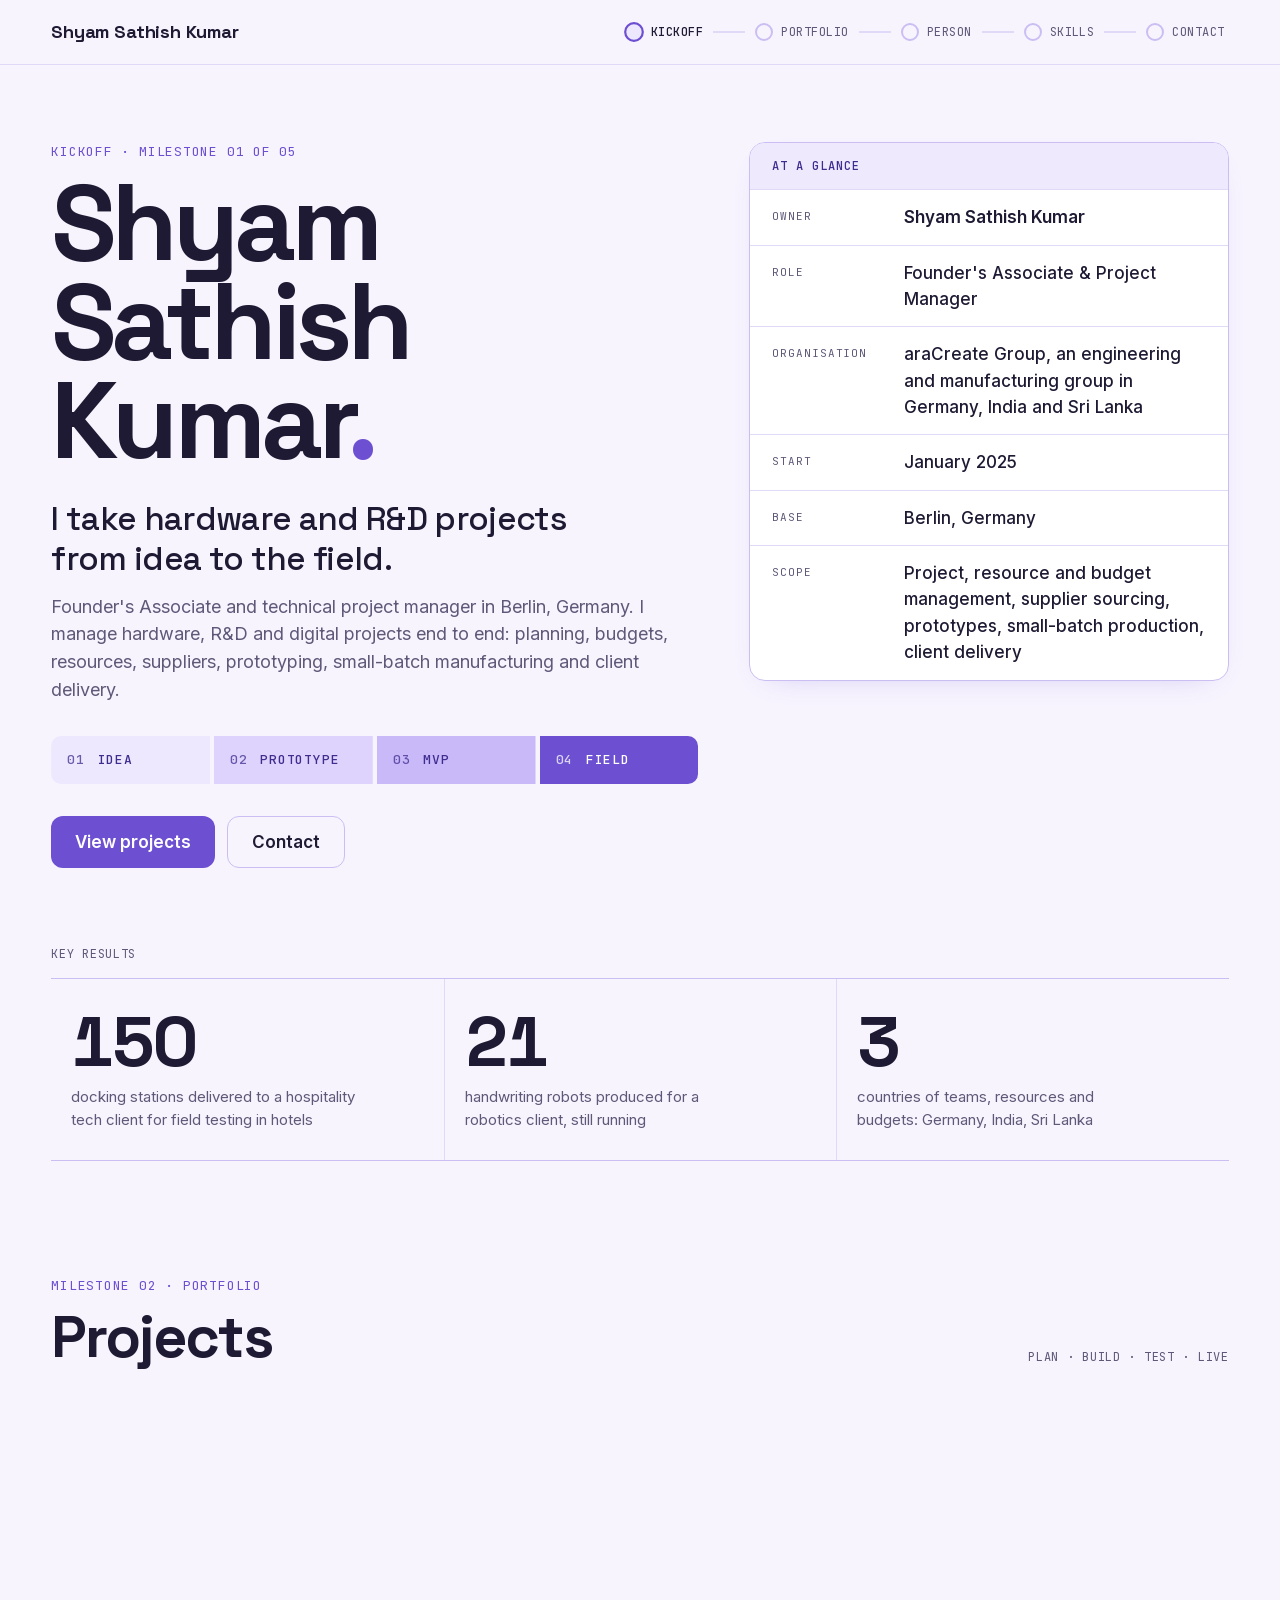
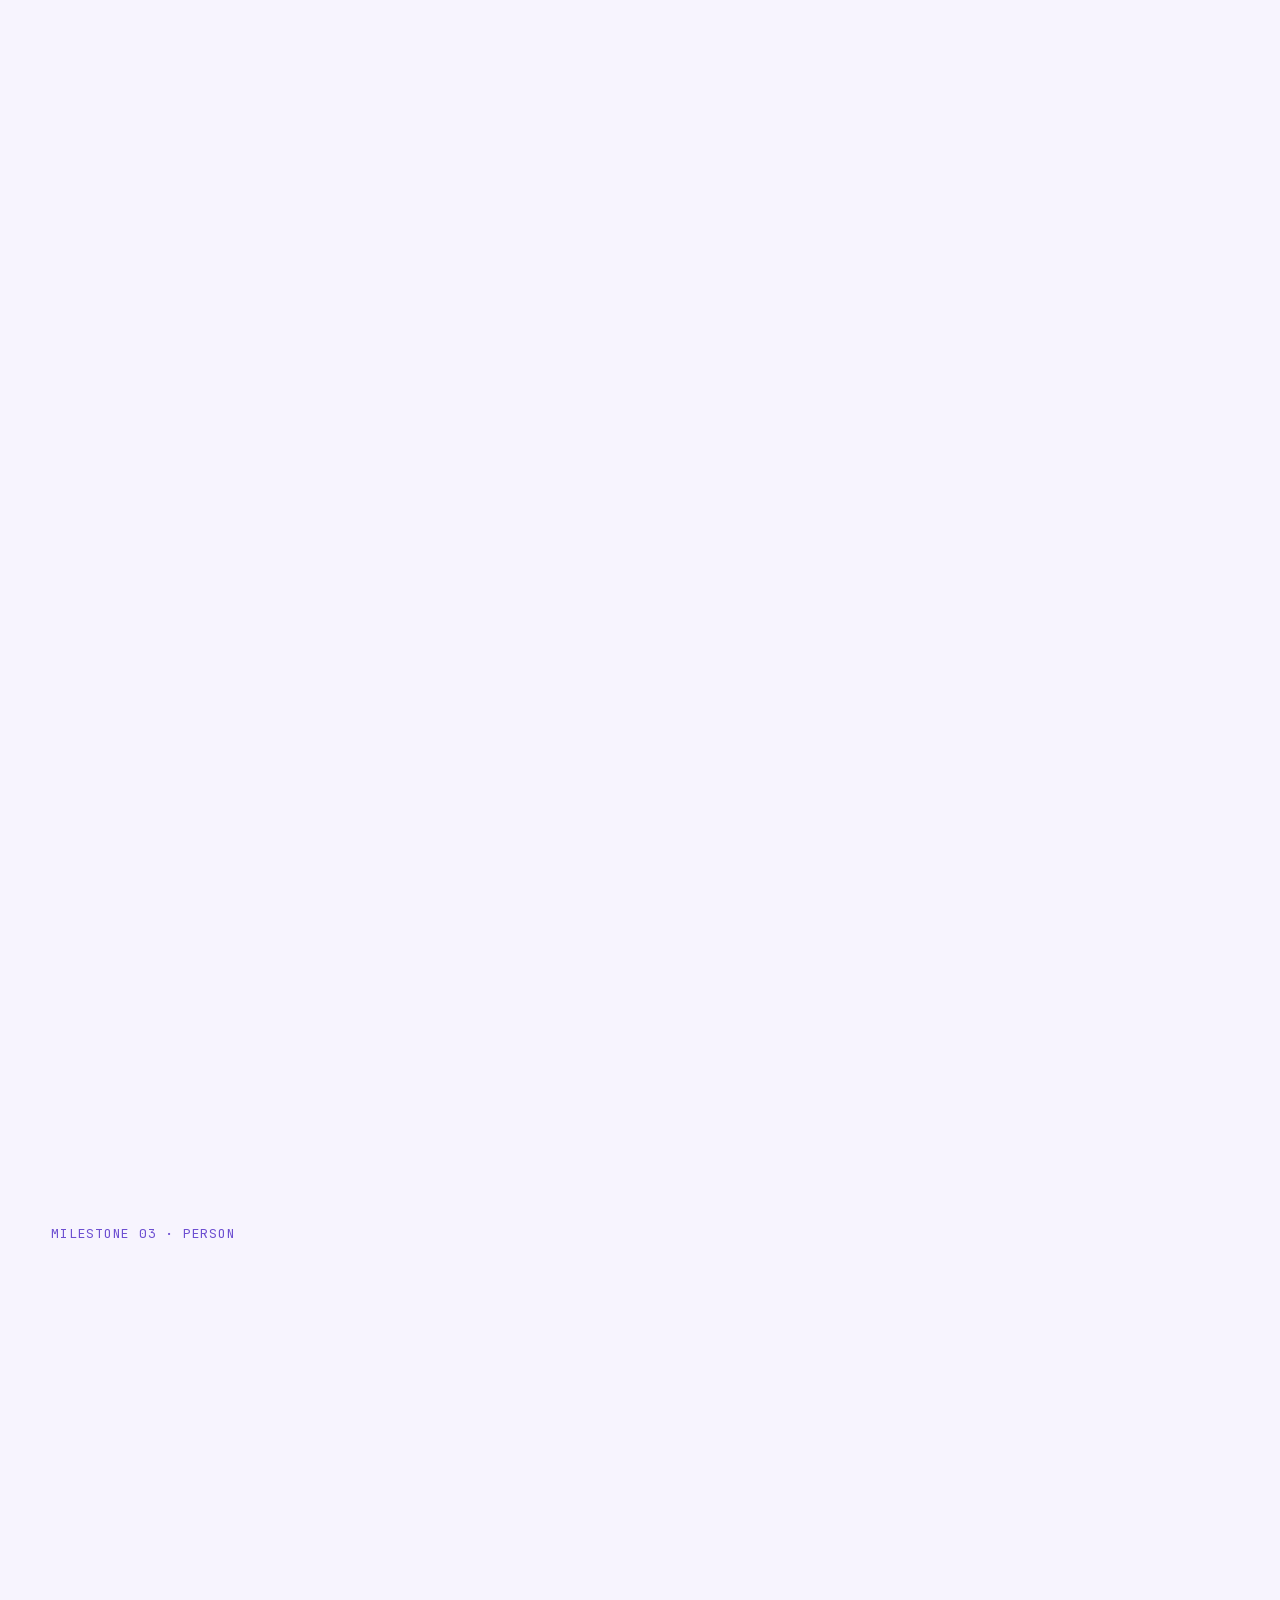
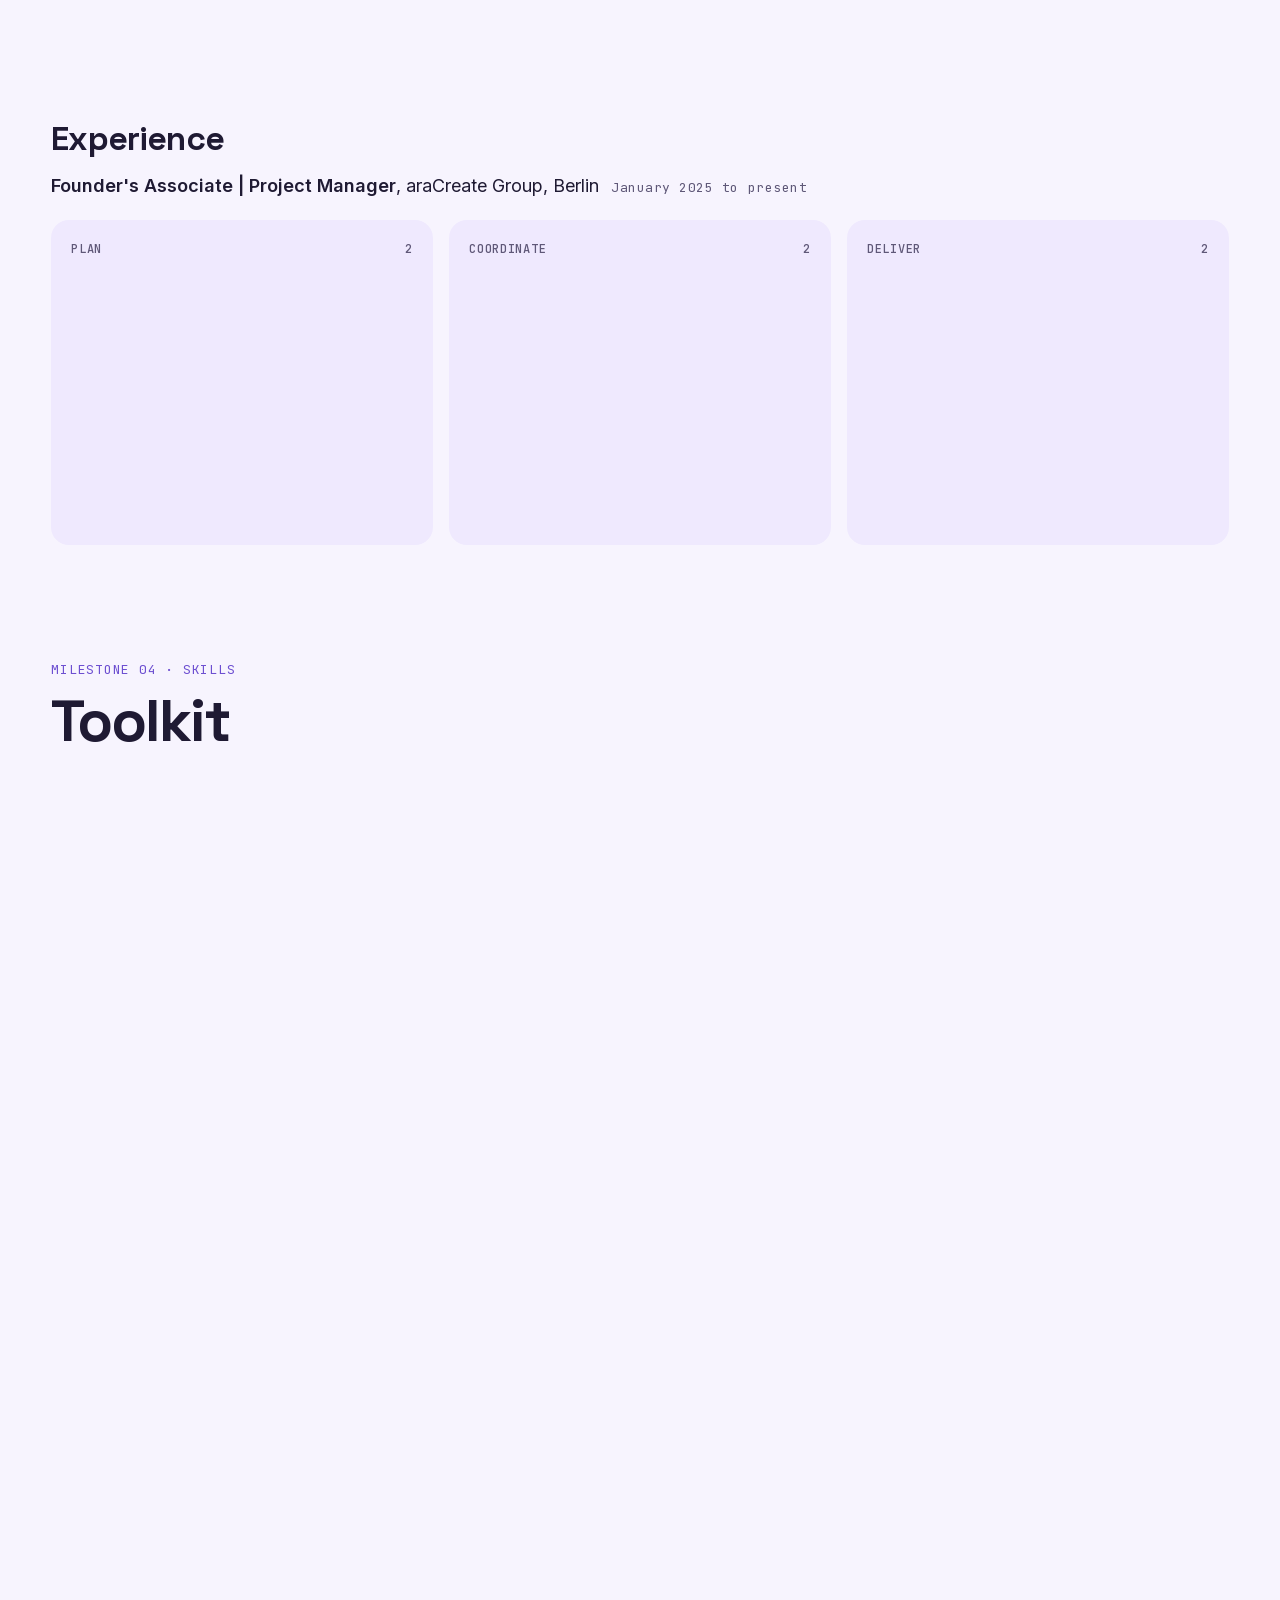
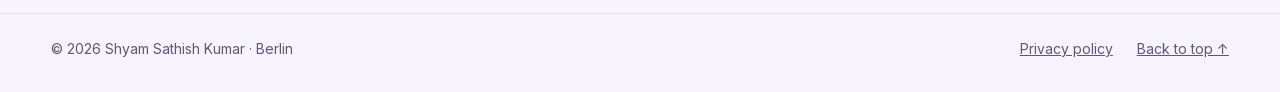
<file: index.html>
<!doctype html>
<html lang="en">
<head>
  <meta charset="utf-8">
  <meta name="viewport" content="width=device-width, initial-scale=1">
  <meta http-equiv="Content-Security-Policy" content="default-src 'none'; script-src 'self' 'sha256-WZRJfWvsnNCPcxzZwvyhovnZGqhZaC+8gPGPRbx6wTk='; style-src 'self'; img-src 'self'; font-src 'self'; base-uri 'none'; form-action 'none'; upgrade-insecure-requests">
  <meta name="referrer" content="strict-origin-when-cross-origin">
  <title>Shyam Sathish Kumar · Founder's Associate &amp; Technical Project Manager, Berlin</title>
  <meta name="description" content="Shyam Sathish Kumar is a Founder's Associate and technical project manager in Berlin who takes hardware and R&amp;D projects from idea to prototype, MVP, small-batch production and field testing.">
  <meta name="author" content="Shyam Sathish Kumar">
  <meta name="robots" content="index, follow">
  <meta name="color-scheme" content="light">
  <meta name="theme-color" content="#F7F4FE">
  <link rel="canonical" href="https://shmsathish.site/">

  <!-- Open Graph: the preview card on LinkedIn, WhatsApp, Slack etc. -->
  <meta property="og:type" content="profile">
  <meta property="og:url" content="https://shmsathish.site/">
  <meta property="og:site_name" content="Shyam Sathish Kumar">
  <meta property="og:title" content="Shyam Sathish Kumar · Founder's Associate &amp; Technical Project Manager">
  <meta property="og:description" content="I take hardware and R&amp;D projects from idea to the field. Based in Berlin.">
  <meta property="og:image" content="https://shmsathish.site/assets/images/og-image.jpg">
  <meta property="og:image:width" content="1200">
  <meta property="og:image:height" content="630">
  <meta property="og:image:alt" content="Shyam Sathish Kumar. I take hardware and R&amp;D projects from idea to the field.">
  <meta property="profile:first_name" content="Shyam">
  <meta property="profile:last_name" content="Sathish Kumar">
  <meta name="twitter:card" content="summary_large_image">

  <!-- Structured data: helps search engines and AI answers describe Shyam correctly -->
  <script type="application/ld+json">
  {
    "@context": "https://schema.org",
    "@type": "ProfilePage",
    "url": "https://shmsathish.site/",
    "mainEntity": {
      "@type": "Person",
      "name": "Shyam Sathish Kumar",
      "url": "https://shmsathish.site/",
      "email": "mailto:shmsathish2000@gmail.com",
      "jobTitle": "Founder's Associate and Project Manager",
      "description": "Founder's Associate and technical project manager who takes hardware and R&D projects from idea to prototype, MVP, small-batch production and field testing.",
      "worksFor": {
        "@type": "Organization",
        "name": "araCreate Group",
        "description": "Engineering and manufacturing group with organisations in Germany, India and Sri Lanka."
      },
      "address": { "@type": "PostalAddress", "addressLocality": "Berlin", "addressCountry": "DE" },
      "alumniOf": [
        { "@type": "CollegeOrUniversity", "name": "Berlin School of Business and Innovation (BSBI)" },
        { "@type": "CollegeOrUniversity", "name": "SCT College of Engineering, Trivandrum" }
      ],
      "hasCredential": [
        { "@type": "EducationalOccupationalCredential", "credentialCategory": "degree", "name": "Master's in Engineering Management" },
        { "@type": "EducationalOccupationalCredential", "credentialCategory": "degree", "name": "Bachelor's in Mechanical (Production) Engineering" }
      ],
      "knowsLanguage": ["English", "Malayalam", "German", "Hindi", "Spanish"],
      "knowsAbout": ["Technical project management", "Resource management", "Budget management", "Supplier sourcing", "EU funding applications", "Prototyping", "Small-batch manufacturing", "Electromechanical systems", "Microcontrollers", "ArduPilot", "ArduSub", "C++", "Python"],
      "sameAs": ["https://www.linkedin.com/in/shmsathish"]
    }
  }
  </script>

  <link rel="icon" href="favicon.svg" type="image/svg+xml">
  <link rel="preload" href="assets/fonts/inter-latin.woff2" as="font" type="font/woff2" crossorigin>
  <link rel="preload" href="assets/fonts/space-grotesk-latin.woff2" as="font" type="font/woff2" crossorigin>
  <link rel="stylesheet" href="styles.css">
  <script>document.documentElement.classList.add("js");</script>
  <script src="script.js" defer></script>
</head>
<body>
  <a class="skip-link" href="#main">Skip to content</a>

  <header class="site-header">
    <div class="header-inner">
      <a class="brand" href="#top">Shyam Sathish Kumar</a>
      <nav class="miles" aria-label="Sections">
        <ol>
          <li><a href="#top"><span class="mile-dot" aria-hidden="true"><svg viewBox="0 0 12 12"><path d="M2.5 6.2 5 8.6l4.5-5"/></svg></span><span class="mile-label">Kickoff</span></a></li>
          <li><a href="#projects"><span class="mile-dot" aria-hidden="true"><svg viewBox="0 0 12 12"><path d="M2.5 6.2 5 8.6l4.5-5"/></svg></span><span class="mile-label">Portfolio</span></a></li>
          <li><a href="#about"><span class="mile-dot" aria-hidden="true"><svg viewBox="0 0 12 12"><path d="M2.5 6.2 5 8.6l4.5-5"/></svg></span><span class="mile-label">Person</span></a></li>
          <li><a href="#skills"><span class="mile-dot" aria-hidden="true"><svg viewBox="0 0 12 12"><path d="M2.5 6.2 5 8.6l4.5-5"/></svg></span><span class="mile-label">Skills</span></a></li>
          <li><a href="#contact"><span class="mile-dot" aria-hidden="true"><svg viewBox="0 0 12 12"><path d="M2.5 6.2 5 8.6l4.5-5"/></svg></span><span class="mile-label">Contact</span></a></li>
        </ol>
      </nav>
    </div>
    <span class="progress" aria-hidden="true"></span>
  </header>

  <main id="main">
    <!-- Milestone 01: Kickoff -->
    <section class="section hero" id="top" aria-labelledby="name">
      <div class="hero-grid">
        <div class="hero-main">
          <p class="kicker">Kickoff · Milestone 01 of 05</p>
          <h1 id="name">Shyam Sathish <span class="nowrap">Kumar<span class="accent-dot">.</span></span></h1>
          <p class="lead">I take hardware and R&amp;D projects from idea to the field.</p>
          <p class="summary">Founder's Associate and technical project manager in Berlin, Germany. I manage hardware, R&amp;D and digital projects end to end: planning, budgets, resources, suppliers, prototyping, small-batch manufacturing and client delivery.</p>
          <ol class="steps" aria-label="How a project moves">
            <li><span class="step-n">01</span> Idea</li>
            <li><span class="step-n">02</span> Prototype</li>
            <li><span class="step-n">03</span> MVP</li>
            <li><span class="step-n">04</span> Field</li>
          </ol>
          <div class="cta">
            <a class="btn btn-primary" href="#projects">View projects</a>
            <!-- Remove "hidden" once assets/cv.pdf is in the folder -->
            <a class="btn btn-ghost" href="assets/cv.pdf" download hidden>Download CV</a>
            <a class="btn btn-ghost" href="#contact">Contact</a>
          </div>
        </div>

        <aside class="glance" aria-labelledby="glance-title">
          <h2 class="glance-title" id="glance-title">At a glance</h2>
          <dl>
            <div><dt>Owner</dt><dd><strong>Shyam Sathish Kumar</strong></dd></div>
            <div><dt>Role</dt><dd>Founder's Associate &amp; Project Manager</dd></div>
            <div><dt>Organisation</dt><dd>araCreate Group, an engineering and manufacturing group in Germany, India and Sri Lanka</dd></div>
            <div><dt>Start</dt><dd>January 2025</dd></div>
            <div><dt>Base</dt><dd>Berlin, Germany</dd></div>
            <div><dt>Scope</dt><dd>Project, resource and budget management, supplier sourcing, prototypes, small-batch production, client delivery</dd></div>
          </dl>
        </aside>
      </div>

      <div class="results">
        <h2 class="label">Key results</h2>
        <ul class="kpis">
          <li><span class="kpi-num" data-count="150">150</span><span class="kpi-text">docking stations delivered to a hospitality tech client for field testing in hotels</span></li>
          <li><span class="kpi-num" data-count="21">21</span><span class="kpi-text">handwriting robots produced for a robotics client, still running</span></li>
          <li><span class="kpi-num" data-count="3">3</span><span class="kpi-text">countries of teams, resources and budgets: Germany, India, Sri Lanka</span></li>
        </ul>
      </div>
    </section>

    <!-- Milestone 02: Portfolio -->
    <section class="section" id="projects" aria-labelledby="projects-title">
      <p class="kicker">Milestone 02 · Portfolio</p>
      <div class="section-head">
        <h2 id="projects-title">Projects</h2>
        <p class="legend" aria-hidden="true">Plan · Build · Test · Live</p>
      </div>

      <ol class="board" data-stagger>
        <li data-reveal>
          <a class="tile" href="#p-01">
            <span class="tile-top"><span class="code">P-01</span><span class="chip">In progress</span></span>
            <span class="tile-name">Underwater glider</span>
            <span class="tile-client">araCreate R&amp;D</span>
            <span class="meter" role="img" aria-label="Stage: build done, test next"><i class="on"></i><i class="on"></i><i></i><i></i></span>
            <span class="tile-note">MVP built. Field testing next.</span>
          </a>
        </li>
        <li data-reveal>
          <a class="tile" href="#p-02">
            <span class="tile-top"><span class="code">P-02</span><span class="chip">In testing</span></span>
            <span class="tile-name">Tablet docking station</span>
            <span class="tile-client">Hospitality tech</span>
            <span class="meter" role="img" aria-label="Stage: test"><i class="on"></i><i class="on"></i><i class="on"></i><i></i></span>
            <span class="tile-note">150 units with the client for field testing.</span>
          </a>
        </li>
        <li data-reveal>
          <a class="tile" href="#p-03">
            <span class="tile-top"><span class="code">P-03</span><span class="chip chip-live">Live</span></span>
            <span class="tile-name">Handwriting robots</span>
            <span class="tile-client">Robotics</span>
            <span class="meter" role="img" aria-label="Stage: live"><i class="on"></i><i class="on"></i><i class="on"></i><i class="on"></i></span>
            <span class="tile-note">21 robots still running in their robot farm.</span>
          </a>
        </li>
        <li data-reveal>
          <a class="tile" href="#p-04">
            <span class="tile-top"><span class="code">P-04</span><span class="chip">In testing</span></span>
            <span class="tile-name">Digital transformation</span>
            <span class="tile-client">Optics manufacturing</span>
            <span class="meter" role="img" aria-label="Stage: test"><i class="on"></i><i class="on"></i><i class="on"></i><i></i></span>
            <span class="tile-note">In final testing. Dashboard already in use.</span>
          </a>
        </li>
        <li data-reveal>
          <a class="tile" href="#p-05">
            <span class="tile-top"><span class="code">P-05</span><span class="chip">In progress</span></span>
            <span class="tile-name">Order alert system</span>
            <span class="tile-client">Pharmacy</span>
            <span class="meter" role="img" aria-label="Stage: build in progress"><i class="on"></i><i class="part"></i><i></i><i></i></span>
            <span class="tile-note">Being delivered end to end.</span>
          </a>
        </li>
      </ol>

      <div class="cards">
        <!-- To add a photo later: put assets/images/glider.jpg in the folder and add
             <img class="card-media" src="assets/images/glider.jpg" alt="..." width="1200" height="750" loading="lazy">
             as the first child of this article. -->
        <article class="card card-wide" id="p-01" data-reveal>
          <header class="card-head">
            <p class="card-meta"><span class="code">P-01</span><span class="chip">In progress</span></p>
            <h3>Automated underwater glider</h3>
            <p class="card-client">araCreate Group · Internal R&amp;D for nature conservation</p>
          </header>
          <dl class="par">
            <div><dt>Problem</dt><dd>ArduPilot has no underwater gliding mode.</dd></div>
            <div><dt>Action</dt><dd>I taught myself C++ and adapted the ArduSub firmware to the gliding principle. I led the project from idea to a first minimum viable product (MVP).</dd></div>
            <div class="par-result"><dt>Result</dt><dd>First MVP built. Field testing is next.</dd></div>
          </dl>
        </article>

        <article class="card" id="p-02" data-reveal>
          <header class="card-head">
            <p class="card-meta"><span class="code">P-02</span><span class="chip">In testing</span></p>
            <h3>Tablet docking station</h3>
            <p class="card-client">Hospitality tech · In-room hotel tablets</p>
          </header>
          <dl class="par">
            <div><dt>Problem</dt><dd>The client needed a new docking station design to incorporate a new feature.</dd></div>
            <div><dt>Action</dt><dd>I took the design from concept to MVP and coordinated with our metal manufacturing partner for on-time delivery of the metal parts.</dd></div>
            <div class="par-result"><dt>Result</dt><dd>The first 150 units were delivered to the client for field testing in hotels.</dd></div>
          </dl>
        </article>

        <article class="card" id="p-03" data-reveal>
          <header class="card-head">
            <p class="card-meta"><span class="code">P-03</span><span class="chip chip-live">Live</span></p>
            <h3>Handwriting robots</h3>
            <p class="card-client">Robotics · Robot-handwritten letters</p>
          </header>
          <dl class="par">
            <div><dt>Action</dt><dd>I oversaw small-batch production of 21 robots and integrated ML-based error tracking. I sourced parts from suppliers across Asia, comparing multiple quotes, and worked overtime assembling devices to meet the client deadline.</dd></div>
            <div class="par-result"><dt>Result</dt><dd>21 robots produced, still running in their robot farm.</dd></div>
          </dl>
        </article>

        <article class="card" id="p-04" data-reveal>
          <header class="card-head">
            <p class="card-meta"><span class="code">P-04</span><span class="chip">In testing</span></p>
            <h3>Digital transformation</h3>
            <p class="card-client">Optics manufacturing · Long-established manufacturer</p>
          </header>
          <dl class="par">
            <div><dt>Problem</dt><dd>An outdated website and digital infrastructure.</dd></div>
            <div><dt>Action</dt><dd>As project manager, I work closely with the client and our team. The build is done by our delivery team.</dd></div>
            <div class="par-result"><dt>Status</dt><dd>In final testing. The client dashboard is already in use internally.</dd></div>
          </dl>
        </article>

        <article class="card" id="p-05" data-reveal>
          <header class="card-head">
            <p class="card-meta"><span class="code">P-05</span><span class="chip">In progress</span></p>
            <h3>Order alert system</h3>
            <p class="card-client">Pharmacy · Order handling</p>
          </header>
          <dl class="par">
            <div><dt>Action</dt><dd>I'm delivering a Python-based system end to end that lights up and sounds an alarm for every new order.</dd></div>
            <div class="par-result"><dt>Goal</dt><dd>Staff never miss an incoming order.</dd></div>
          </dl>
        </article>
      </div>
    </section>

    <!-- Milestone 03: Person -->
    <section class="section" id="about" aria-labelledby="about-title">
      <p class="kicker">Milestone 03 · Person</p>
      <div class="split">
        <div data-reveal>
          <h2 id="about-title">About me</h2>
          <p class="about-text">I'm a mechanical engineer who ended up running projects, and I still like to stay close to the hardware. My job is to take an idea, turn it into a plan, and see it through to a device that works in the field. Some weeks that means pricing a proposal, managing budgets and resources, or comparing supplier quotes. Other weeks it means reading firmware or assembling units on the bench.</p>
        </div>
        <div class="side" data-reveal>
          <div class="panel">
            <h3 class="label">Education</h3>
            <ul class="edu">
              <li><strong>Master's in Engineering Management</strong><span>Berlin School of Business and Innovation (BSBI)</span></li>
              <li><strong>Bachelor's in Mechanical (Production) Engineering</strong><span>SCT College of Engineering, Trivandrum</span></li>
            </ul>
          </div>
          <div class="panel">
            <h3 class="label">Languages</h3>
            <ul class="pills">
              <li>English · bilingual</li>
              <li>Malayalam · native</li>
              <li>German · A2</li>
              <li>Hindi · limited</li>
              <li>Spanish · limited</li>
            </ul>
          </div>
        </div>
      </div>

      <div class="experience">
        <h3 class="exp-title">Experience</h3>
        <p class="exp-role"><span><strong>Founder's Associate | Project Manager</strong>, araCreate Group, Berlin</span> <span class="exp-dates">January 2025 to present</span></p>
        <div class="kanban">
          <section class="lane" aria-labelledby="lane-plan">
            <h4 class="lane-head" id="lane-plan"><span>Plan</span><span aria-hidden="true">2</span></h4>
            <ul data-stagger>
              <li data-reveal="slide">Lead client projects from proposal and pricing to contract and delivery.</li>
              <li data-reveal="slide">Draft EU public funding applications with specialist grant-writing firms.</li>
            </ul>
          </section>
          <section class="lane" aria-labelledby="lane-coordinate">
            <h4 class="lane-head" id="lane-coordinate"><span>Coordinate</span><span aria-hidden="true">2</span></h4>
            <ul data-stagger>
              <li data-reveal="slide">Manage project planning, resources and budgets for teams across different countries.</li>
              <li data-reveal="slide">Support the group's hiring process.</li>
            </ul>
          </section>
          <section class="lane" aria-labelledby="lane-deliver">
            <h4 class="lane-head" id="lane-deliver"><span>Deliver</span><span aria-hidden="true">2</span></h4>
            <ul data-stagger>
              <li data-reveal="slide">Take hardware and R&amp;D projects from concept to MVP, small-batch production and field testing.</li>
              <li data-reveal="slide">Source materials, parts and assembly with manufacturing partners across Asia, comparing multiple quotes to get the best result.</li>
            </ul>
          </section>
        </div>
      </div>
    </section>

    <!-- Milestone 04: Skills -->
    <section class="section" id="skills" aria-labelledby="skills-title">
      <p class="kicker">Milestone 04 · Skills</p>
      <h2 id="skills-title">Toolkit</h2>
      <div class="skills" data-stagger>
        <div class="skill-group" data-reveal>
          <h3>Project &amp; business</h3>
          <ul class="tags">
            <li>Technical project management</li>
            <li>Resource management</li>
            <li>Budget management</li>
            <li>Cross-country team coordination</li>
            <li>Client proposals &amp; contracts</li>
            <li>Supplier sourcing</li>
            <li>EU funding applications</li>
          </ul>
        </div>
        <div class="skill-group" data-reveal>
          <h3>Engineering</h3>
          <ul class="tags">
            <li>Prototyping</li>
            <li>Small-batch manufacturing</li>
            <li>Electromechanical systems</li>
            <li>Microcontrollers</li>
            <li>ArduPilot / ArduSub firmware (C++)</li>
          </ul>
        </div>
        <div class="skill-group" data-reveal>
          <h3>Software &amp; tools</h3>
          <ul class="tags">
            <li>C++</li>
            <li>Python</li>
            <li>Webflow</li>
            <li>Figma</li>
          </ul>
        </div>
      </div>
    </section>

    <!-- Milestone 05: Contact -->
    <section class="section section-last" id="contact" aria-labelledby="contact-title">
      <div class="handover" data-reveal>
        <div>
          <p class="kicker kicker-light">Milestone 05 · Contact</p>
          <h2 id="contact-title">Next step: let's talk.</h2>
          <p class="handover-note">Based in Berlin, Germany.</p>
        </div>
        <div class="contact-links">
          <a class="contact-link contact-link-light" href="mailto:shmsathish2000@gmail.com"><span>shmsathish2000@gmail.com</span><span class="arrow" aria-hidden="true">→</span></a>
          <a class="contact-link" href="https://www.linkedin.com/in/shmsathish" rel="me noopener" target="_blank"><span>LinkedIn</span><span class="arrow" aria-hidden="true">→</span></a>
        </div>
      </div>
    </section>
  </main>

  <footer class="site-footer">
    <p>© 2026 Shyam Sathish Kumar · Berlin</p>
    <div class="footer-links">
      <a href="privacy.html">Privacy policy</a>
      <a href="#top">Back to top ↑</a>
    </div>
  </footer>
</body>
</html>
</file>
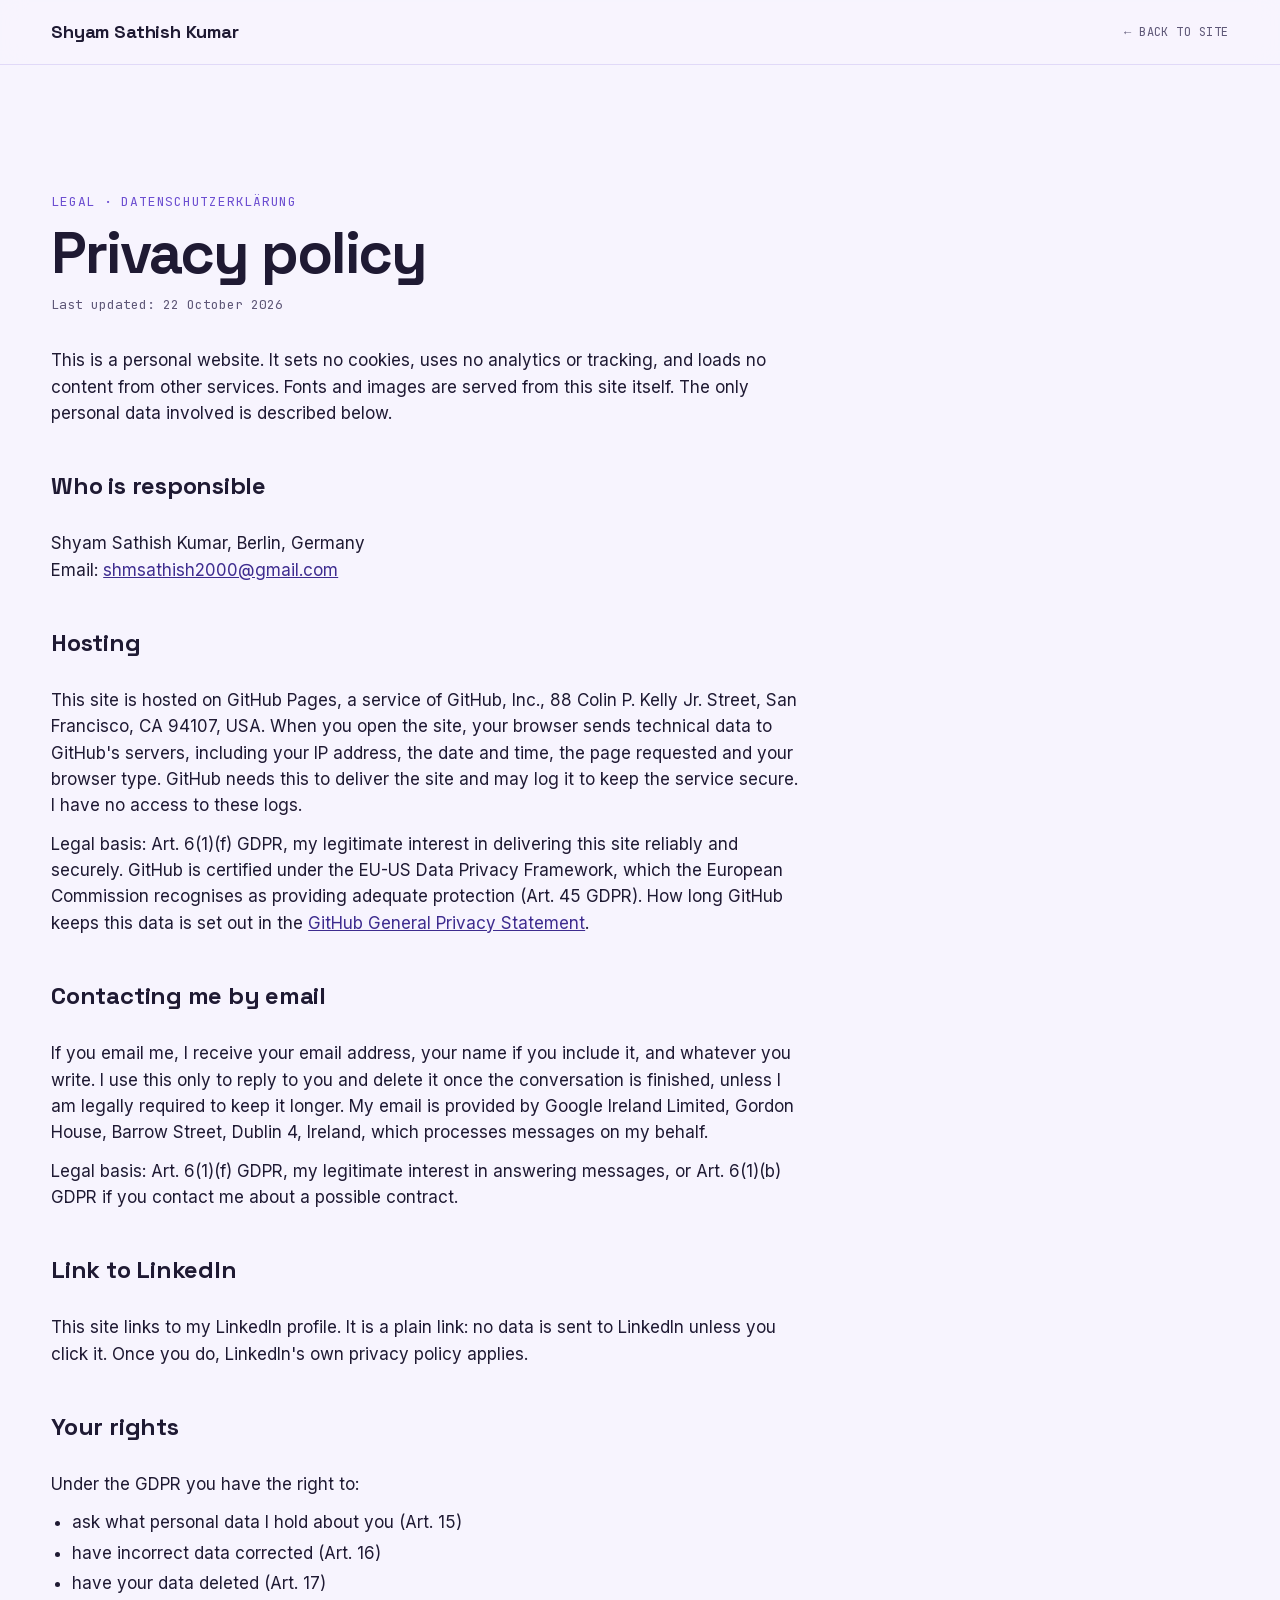
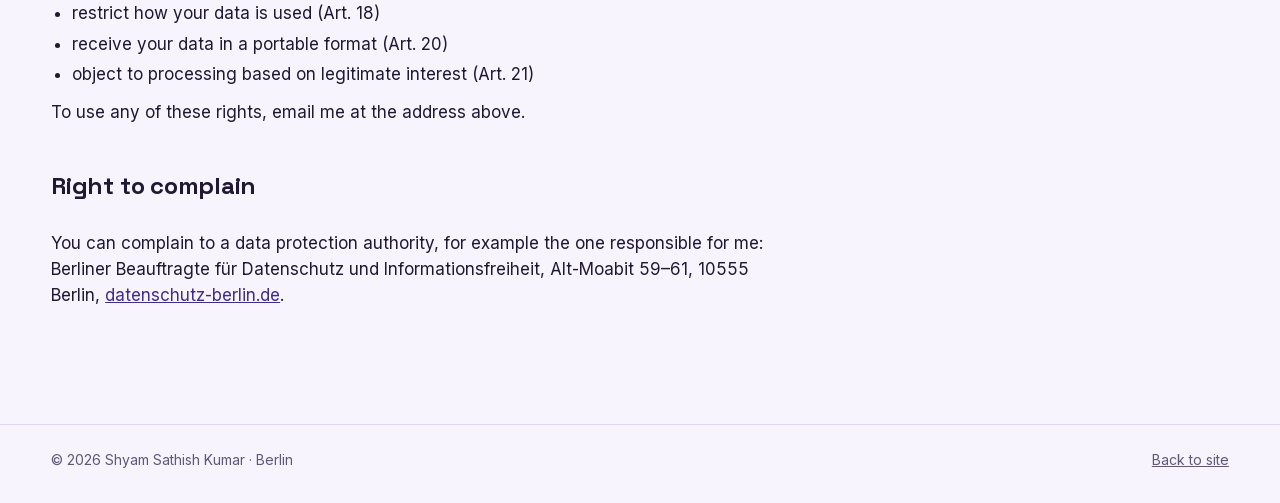
<file: privacy.html>
<!doctype html>
<html lang="en">
<head>
  <meta charset="utf-8">
  <meta name="viewport" content="width=device-width, initial-scale=1">
  <meta http-equiv="Content-Security-Policy" content="default-src 'none'; script-src 'none'; style-src 'self'; img-src 'self'; font-src 'self'; base-uri 'none'; form-action 'none'; upgrade-insecure-requests">
  <meta name="referrer" content="strict-origin-when-cross-origin">
  <title>Privacy policy · Shyam Sathish Kumar</title>
  <meta name="description" content="How shmsathish.site handles personal data.">
  <meta name="color-scheme" content="light">
  <meta name="theme-color" content="#F7F4FE">
  <link rel="canonical" href="https://shmsathish.site/privacy.html">
  <link rel="icon" href="favicon.svg" type="image/svg+xml">
  <link rel="preload" href="assets/fonts/inter-latin.woff2" as="font" type="font/woff2" crossorigin>
  <link rel="preload" href="assets/fonts/space-grotesk-latin.woff2" as="font" type="font/woff2" crossorigin>
  <link rel="stylesheet" href="styles.css">
</head>
<body>
  <a class="skip-link" href="#main">Skip to content</a>

  <header class="site-header">
    <div class="header-inner">
      <a class="brand" href="./">Shyam Sathish Kumar</a>
      <a class="back-link" href="./">← Back to site</a>
    </div>
  </header>

  <main id="main" class="section section-last legal">
    <p class="kicker">Legal · Datenschutzerklärung</p>
    <h1>Privacy policy</h1>
    <p class="legal-updated">Last updated: 22 October 2026</p>

    <p>This is a personal website. It sets no cookies, uses no analytics or tracking, and loads no content from other services. Fonts and images are served from this site itself. The only personal data involved is described below.</p>

    <h2>Who is responsible</h2>
    <p>Shyam Sathish Kumar, Berlin, Germany<br>
      Email: <a href="mailto:shmsathish2000@gmail.com">shmsathish2000@gmail.com</a></p>

    <h2>Hosting</h2>
    <p>This site is hosted on GitHub Pages, a service of GitHub, Inc., 88 Colin P. Kelly Jr. Street, San Francisco, CA 94107, USA. When you open the site, your browser sends technical data to GitHub's servers, including your IP address, the date and time, the page requested and your browser type. GitHub needs this to deliver the site and may log it to keep the service secure. I have no access to these logs.</p>
    <p>Legal basis: Art. 6(1)(f) GDPR, my legitimate interest in delivering this site reliably and securely. GitHub is certified under the EU-US Data Privacy Framework, which the European Commission recognises as providing adequate protection (Art. 45 GDPR). How long GitHub keeps this data is set out in the <a href="https://docs.github.com/en/site-policy/privacy-policies/github-general-privacy-statement" rel="noopener" target="_blank">GitHub General Privacy Statement</a>.</p>

    <h2>Contacting me by email</h2>
    <p>If you email me, I receive your email address, your name if you include it, and whatever you write. I use this only to reply to you and delete it once the conversation is finished, unless I am legally required to keep it longer. My email is provided by Google Ireland Limited, Gordon House, Barrow Street, Dublin 4, Ireland, which processes messages on my behalf.</p>
    <p>Legal basis: Art. 6(1)(f) GDPR, my legitimate interest in answering messages, or Art. 6(1)(b) GDPR if you contact me about a possible contract.</p>

    <h2>Link to LinkedIn</h2>
    <p>This site links to my LinkedIn profile. It is a plain link: no data is sent to LinkedIn unless you click it. Once you do, LinkedIn's own privacy policy applies.</p>

    <h2>Your rights</h2>
    <p>Under the GDPR you have the right to:</p>
    <ul>
      <li>ask what personal data I hold about you (Art. 15)</li>
      <li>have incorrect data corrected (Art. 16)</li>
      <li>have your data deleted (Art. 17)</li>
      <li>restrict how your data is used (Art. 18)</li>
      <li>receive your data in a portable format (Art. 20)</li>
      <li>object to processing based on legitimate interest (Art. 21)</li>
    </ul>
    <p>To use any of these rights, email me at the address above.</p>

    <h2>Right to complain</h2>
    <p>You can complain to a data protection authority, for example the one responsible for me: Berliner Beauftragte für Datenschutz und Informationsfreiheit, Alt-Moabit 59–61, 10555 Berlin, <a href="https://www.datenschutz-berlin.de" rel="noopener" target="_blank">datenschutz-berlin.de</a>.</p>
  </main>

  <footer class="site-footer">
    <p>© 2026 Shyam Sathish Kumar · Berlin</p>
    <a href="./">Back to site</a>
  </footer>
</body>
</html>
</file>
<file: styles.css>
/* ==========================================================
   Shyam Sathish Kumar · personal site
   Design: "Project plan" (C2, lavender). Light mode only.
   ========================================================== */

/* Fonts are self-hosted so no visitor data goes to Google (SIL Open Font License, see assets/fonts/) */
@font-face {
  font-family: "Inter";
  font-style: normal;
  font-weight: 400 600;
  font-display: swap;
  src: url("assets/fonts/inter-latin-ext.woff2") format("woff2");
  unicode-range: U+0100-02BA, U+02BD-02C5, U+02C7-02CC, U+02CE-02D7, U+02DD-02FF, U+0304, U+0308, U+0329, U+1D00-1DBF, U+1E00-1E9F, U+1EF2-1EFF, U+2020, U+20A0-20AB, U+20AD-20C4, U+2113, U+2C60-2C7F, U+A720-A7FF;
}
@font-face {
  font-family: "Inter";
  font-style: normal;
  font-weight: 400 600;
  font-display: swap;
  src: url("assets/fonts/inter-latin.woff2") format("woff2");
  unicode-range: U+0000-00FF, U+0131, U+0152-0153, U+02BB-02BC, U+02C6, U+02DA, U+02DC, U+0304, U+0308, U+0329, U+2000-206F, U+20AC, U+2122, U+2191, U+2193, U+2212, U+2215, U+FEFF, U+FFFD;
}
@font-face {
  font-family: "JetBrains Mono";
  font-style: normal;
  font-weight: 400 500;
  font-display: swap;
  src: url("assets/fonts/jetbrains-mono-latin-ext.woff2") format("woff2");
  unicode-range: U+0100-02BA, U+02BD-02C5, U+02C7-02CC, U+02CE-02D7, U+02DD-02FF, U+0304, U+0308, U+0329, U+1D00-1DBF, U+1E00-1E9F, U+1EF2-1EFF, U+2020, U+20A0-20AB, U+20AD-20C4, U+2113, U+2C60-2C7F, U+A720-A7FF;
}
@font-face {
  font-family: "JetBrains Mono";
  font-style: normal;
  font-weight: 400 500;
  font-display: swap;
  src: url("assets/fonts/jetbrains-mono-latin.woff2") format("woff2");
  unicode-range: U+0000-00FF, U+0131, U+0152-0153, U+02BB-02BC, U+02C6, U+02DA, U+02DC, U+0304, U+0308, U+0329, U+2000-206F, U+20AC, U+2122, U+2191, U+2193, U+2212, U+2215, U+FEFF, U+FFFD;
}
@font-face {
  font-family: "Space Grotesk";
  font-style: normal;
  font-weight: 500 700;
  font-display: swap;
  src: url("assets/fonts/space-grotesk-latin-ext.woff2") format("woff2");
  unicode-range: U+0100-02BA, U+02BD-02C5, U+02C7-02CC, U+02CE-02D7, U+02DD-02FF, U+0304, U+0308, U+0329, U+1D00-1DBF, U+1E00-1E9F, U+1EF2-1EFF, U+2020, U+20A0-20AB, U+20AD-20C4, U+2113, U+2C60-2C7F, U+A720-A7FF;
}
@font-face {
  font-family: "Space Grotesk";
  font-style: normal;
  font-weight: 500 700;
  font-display: swap;
  src: url("assets/fonts/space-grotesk-latin.woff2") format("woff2");
  unicode-range: U+0000-00FF, U+0131, U+0152-0153, U+02BB-02BC, U+02C6, U+02DA, U+02DC, U+0304, U+0308, U+0329, U+2000-206F, U+20AC, U+2122, U+2191, U+2193, U+2212, U+2215, U+FEFF, U+FFFD;
}

:root {
  color-scheme: light;

  /* Palette */
  --page: #F7F4FE;
  --card: #FFFFFF;
  --soft: #EFE9FE;
  --line: #E1D9F8;
  --border: #CBBEF3;
  --text: #1F1A33;
  --muted: #5F5878;
  --accent: #6D4FD1;
  --accent-deep: #3E2C8F;
  --dark: #2E2366;
  --dark-2: #3F3383;
  --on-dark-muted: #D9CFFB;
  --live-bg: #E3F4EA;
  --live-text: #1C6E3F;
  --step-1: #EEE8FE;
  --step-2: #DED3FC;
  --step-3: #C9B9F8;

  /* Type */
  --font-display: "Space Grotesk", system-ui, sans-serif;
  --font-body: "Inter", system-ui, -apple-system, "Segoe UI", sans-serif;
  --font-mono: "JetBrains Mono", ui-monospace, Menlo, Consolas, monospace;

  /* Layout */
  --gutter: clamp(16px, 4vw, 64px);
  --section-gap: clamp(72px, 9vw, 128px);
  --radius: 16px;
  --radius-sm: 10px;
  --shadow: 0 10px 30px -22px rgba(109, 79, 209, 0.45);
  --shadow-lift: 0 18px 36px -20px rgba(109, 79, 209, 0.5);
  --ease: cubic-bezier(0.22, 1, 0.36, 1);
  --header-h: 64px;
}

*,
*::before,
*::after { box-sizing: border-box; }

html {
  scroll-behavior: smooth;
  scroll-padding-top: calc(var(--header-h) + 16px);
  -webkit-text-size-adjust: 100%;
}

body {
  margin: 0;
  background: var(--page);
  color: var(--text);
  font-family: var(--font-body);
  font-size: 17px;
  line-height: 1.55;
  -webkit-font-smoothing: antialiased;
  overflow-x: hidden;
}

h1, h2, h3, h4, p, ul, ol, dl, dd { margin: 0; }
ul, ol { padding: 0; list-style: none; }
img { max-width: 100%; height: auto; display: block; }

a { color: inherit; }
a:focus-visible,
.btn:focus-visible {
  outline: 3px solid var(--accent);
  outline-offset: 3px;
  border-radius: 6px;
}

.nowrap { white-space: nowrap; }

.skip-link {
  position: absolute;
  left: 16px;
  top: -60px;
  z-index: 100;
  padding: 10px 16px;
  border-radius: var(--radius-sm);
  background: var(--dark);
  color: #FFFFFF;
  font-weight: 600;
  text-decoration: none;
}
.skip-link:focus { top: 12px; }

/* ---------- Shared bits ---------- */

.kicker {
  margin-bottom: 12px;
  font-family: var(--font-mono);
  font-size: 13px;
  letter-spacing: 0.06em;
  text-transform: uppercase;
  color: var(--accent);
}
.kicker-light { color: var(--on-dark-muted); }

.label {
  font-family: var(--font-mono);
  font-size: 12px;
  font-weight: 400;
  letter-spacing: 0.06em;
  text-transform: uppercase;
  color: var(--muted);
}

.section {
  padding: var(--section-gap) var(--gutter) 0;
}
.section-last { padding-bottom: var(--section-gap); }

.section > h2,
.section-head h2,
.split h2,
.handover h2 {
  font-family: var(--font-display);
  font-weight: 700;
  font-size: clamp(40px, 4.6vw, 68px);
  line-height: 1;
  letter-spacing: -0.035em;
}
.section > h2 { margin-bottom: 32px; }

.section-head {
  display: flex;
  flex-wrap: wrap;
  justify-content: space-between;
  align-items: flex-end;
  gap: 16px;
  margin-bottom: 32px;
}
.legend {
  font-family: var(--font-mono);
  font-size: 12px;
  letter-spacing: 0.06em;
  text-transform: uppercase;
  color: var(--muted);
}

.code {
  font-family: var(--font-mono);
  font-size: 12px;
  color: var(--muted);
}

.chip {
  display: inline-block;
  padding: 3px 10px;
  border-radius: 999px;
  background: var(--soft);
  color: var(--accent-deep);
  font-size: 12px;
  font-weight: 600;
  line-height: 1.5;
  white-space: nowrap;
}
.chip-live {
  background: var(--live-bg);
  color: var(--live-text);
}

.btn {
  display: inline-flex;
  align-items: center;
  justify-content: center;
  min-height: 52px;
  padding: 0 24px;
  border-radius: 12px;
  font-weight: 600;
  text-decoration: none;
  transition: transform 0.25s var(--ease), box-shadow 0.25s var(--ease), background-color 0.2s;
}
.btn[hidden] { display: none; }
.btn-primary {
  background: var(--accent);
  color: #FFFFFF;
}
.btn-primary:hover {
  background: #5E41C2;
  transform: translateY(-2px);
  box-shadow: var(--shadow-lift);
}
.btn-ghost {
  border: 1px solid var(--border);
  background: transparent;
  color: var(--text);
}
.btn-ghost:hover {
  background: var(--card);
  transform: translateY(-2px);
}

/* ---------- Header + milestone nav ---------- */

.site-header {
  position: sticky;
  top: 0;
  z-index: 50;
  background: rgba(247, 244, 254, 0.88);
  -webkit-backdrop-filter: saturate(1.4) blur(12px);
  backdrop-filter: saturate(1.4) blur(12px);
  border-bottom: 1px solid var(--line);
}
.header-inner {
  display: flex;
  justify-content: space-between;
  align-items: center;
  gap: 24px;
  min-height: var(--header-h);
  padding: 0 var(--gutter);
}
.brand {
  font-family: var(--font-display);
  font-weight: 700;
  font-size: 18px;
  letter-spacing: -0.01em;
  text-decoration: none;
  white-space: nowrap;
}

.miles { position: relative; }
.miles ol {
  display: flex;
  align-items: center;
  font-family: var(--font-mono);
  font-size: 12px;
  letter-spacing: 0.04em;
  text-transform: uppercase;
}
.miles li {
  display: flex;
  align-items: center;
}
.miles li + li::before {
  content: "";
  width: 32px;
  height: 2px;
  margin: 0 6px;
  background: var(--line);
  transition: background-color 0.4s var(--ease);
}
.miles li.is-done + li::before,
.miles li.is-current::before { background: var(--accent); }
.miles a {
  display: flex;
  align-items: center;
  gap: 8px;
  min-height: 44px;
  padding: 0 4px;
  color: var(--muted);
  text-decoration: none;
  white-space: nowrap;
  transition: color 0.2s;
}
.miles a:hover { color: var(--text); }
.mile-dot {
  display: inline-flex;
  align-items: center;
  justify-content: center;
  width: 18px;
  height: 18px;
  border-radius: 50%;
  border: 2px solid var(--border);
  background: transparent;
  transition: background-color 0.35s var(--ease), border-color 0.35s var(--ease), transform 0.35s var(--ease);
}
.mile-dot svg {
  width: 11px;
  height: 11px;
  fill: none;
  stroke: #FFFFFF;
  stroke-width: 1.8;
  stroke-linecap: round;
  stroke-linejoin: round;
  stroke-dasharray: 12;
  stroke-dashoffset: 12;
  transition: stroke-dashoffset 0.4s var(--ease) 0.1s;
}
.miles li.is-current a { color: var(--text); font-weight: 500; }
.miles li.is-current .mile-dot {
  border-color: var(--accent);
  background: var(--step-1);
  transform: scale(1.1);
}
.miles li.is-done a { color: var(--text); }
.miles li.is-done .mile-dot {
  border-color: var(--accent);
  background: var(--accent);
}
.miles li.is-done .mile-dot svg { stroke-dashoffset: 0; }

.progress {
  position: absolute;
  left: 0;
  bottom: -1px;
  height: 3px;
  width: 100%;
  background: var(--accent);
  transform-origin: 0 50%;
  transform: scaleX(var(--progress, 0));
}

/* ---------- Hero ---------- */

.hero { padding-top: clamp(40px, 6vw, 88px); }

.hero-grid {
  display: grid;
  grid-template-columns: minmax(0, 1.35fr) minmax(0, 1fr);
  gap: clamp(24px, 4vw, 64px);
  align-items: start;
}

.hero h1 {
  font-family: var(--font-display);
  font-weight: 700;
  font-size: clamp(52px, 8.4vw, 140px);
  line-height: 0.92;
  letter-spacing: -0.045em;
}
.accent-dot { color: var(--accent); }

.lead {
  margin-top: 28px;
  max-width: 24ch;
  font-family: var(--font-display);
  font-weight: 500;
  font-size: clamp(24px, 2.6vw, 38px);
  line-height: 1.2;
  letter-spacing: -0.02em;
}
.summary {
  margin-top: 14px;
  max-width: 62ch;
  font-size: 18px;
  color: var(--muted);
}

.steps {
  display: grid;
  grid-template-columns: repeat(4, minmax(0, 1fr));
  gap: 4px;
  margin-top: 32px;
}
.steps li {
  padding: 14px 16px;
  font-family: var(--font-mono);
  font-size: 13px;
  font-weight: 500;
  letter-spacing: 0.06em;
  text-transform: uppercase;
  color: var(--accent-deep);
}
.steps li:nth-child(1) { background: var(--step-1); border-radius: var(--radius-sm) 0 0 var(--radius-sm); }
.steps li:nth-child(2) { background: var(--step-2); }
.steps li:nth-child(3) { background: var(--step-3); }
.steps li:nth-child(4) { background: var(--accent); color: #FFFFFF; border-radius: 0 var(--radius-sm) var(--radius-sm) 0; }
.step-n { opacity: 0.75; margin-right: 4px; }

.cta {
  display: flex;
  flex-wrap: wrap;
  gap: 12px;
  margin-top: 32px;
}

.glance {
  border: 1px solid var(--border);
  border-radius: var(--radius);
  background: var(--card);
  box-shadow: var(--shadow);
  overflow: hidden;
}
.glance-title {
  padding: 14px 22px;
  border-bottom: 1px solid var(--line);
  background: var(--soft);
  font-family: var(--font-mono);
  font-size: 12px;
  font-weight: 500;
  letter-spacing: 0.08em;
  text-transform: uppercase;
  color: var(--accent-deep);
}
.glance dl > div {
  display: grid;
  grid-template-columns: 120px minmax(0, 1fr);
  gap: 12px;
  padding: 14px 22px;
  border-bottom: 1px solid var(--line);
}
.glance dl > div:last-child { border-bottom: 0; }
.glance dt {
  padding-top: 4px;
  font-family: var(--font-mono);
  font-size: 11px;
  letter-spacing: 0.08em;
  text-transform: uppercase;
  color: var(--muted);
}
.glance dd { font-weight: 500; }
.glance strong { font-weight: 600; }

.results { margin-top: clamp(48px, 6vw, 88px); }
.results .label { margin-bottom: 14px; }
.kpis {
  display: grid;
  grid-template-columns: repeat(3, minmax(0, 1fr));
  border-top: 1px solid var(--border);
  border-bottom: 1px solid var(--border);
}
.kpis li {
  display: flex;
  flex-direction: column;
  gap: 8px;
  padding: 28px 20px;
}
.kpis li + li { border-left: 1px solid var(--line); }
.kpi-num {
  font-family: var(--font-display);
  font-weight: 700;
  font-size: clamp(48px, 5.5vw, 84px);
  line-height: 1;
  letter-spacing: -0.04em;
  font-variant-numeric: tabular-nums;
}
.kpi-text {
  max-width: 32ch;
  font-size: 15px;
  color: var(--muted);
}

/* ---------- Projects: status board ---------- */

.board {
  display: grid;
  grid-template-columns: repeat(5, minmax(0, 1fr));
  gap: 12px;
}
.tile {
  height: 100%;
  display: flex;
  flex-direction: column;
  gap: 10px;
  padding: 18px;
  border: 1px solid var(--border);
  border-radius: var(--radius);
  background: var(--card);
  box-shadow: var(--shadow);
  text-decoration: none;
  transition: transform 0.3s var(--ease), box-shadow 0.3s var(--ease), border-color 0.3s;
}
.tile:hover {
  transform: translateY(-4px);
  box-shadow: var(--shadow-lift);
  border-color: var(--accent);
}
.tile:focus-visible {
  outline: 3px solid var(--accent);
  outline-offset: 3px;
}
.tile-top {
  display: flex;
  justify-content: space-between;
  align-items: center;
  gap: 8px;
}
.tile-name {
  font-family: var(--font-display);
  font-weight: 700;
  font-size: 20px;
  line-height: 1.15;
  letter-spacing: -0.01em;
}
.tile-client {
  margin-top: -6px;
  font-size: 13px;
  color: var(--muted);
}
.tile-note {
  margin-top: auto;
  font-size: 14px;
}

.meter {
  display: grid;
  grid-template-columns: repeat(4, minmax(0, 1fr));
  gap: 4px;
}
.meter i {
  position: relative;
  height: 8px;
  border-radius: 4px;
  background: var(--line);
  overflow: hidden;
}
.meter i::after {
  content: "";
  position: absolute;
  inset: 0;
  border-radius: inherit;
  transform-origin: 0 50%;
  transform: scaleX(0);
}
.meter i.on::after { background: var(--accent); transform: scaleX(1); }
.meter i.part::after {
  background: repeating-linear-gradient(45deg, var(--step-3) 0 4px, var(--step-1) 4px 8px);
  transform: scaleX(1);
}

/* ---------- Projects: cards ---------- */

.cards {
  display: grid;
  grid-template-columns: repeat(2, minmax(0, 1fr));
  gap: 20px;
  margin-top: 24px;
}
.card {
  display: flex;
  flex-direction: column;
  gap: 18px;
  padding: clamp(22px, 2.4vw, 32px);
  border: 1px solid var(--line);
  border-radius: var(--radius);
  background: var(--card);
  transition: transform 0.3s var(--ease), box-shadow 0.3s var(--ease), border-color 0.3s;
}
.card:hover {
  transform: translateY(-3px);
  box-shadow: var(--shadow-lift);
  border-color: var(--border);
}
.card:target { border-color: var(--accent); box-shadow: var(--shadow-lift); }

.card-head { display: flex; flex-direction: column; gap: 8px; }
.card-meta { display: flex; flex-wrap: wrap; align-items: center; gap: 8px; }
.card h3 {
  font-family: var(--font-display);
  font-weight: 700;
  font-size: clamp(24px, 2.2vw, 30px);
  line-height: 1.1;
  letter-spacing: -0.02em;
}
.card-client { font-size: 15px; color: var(--muted); }

.par { display: flex; flex-direction: column; gap: 12px; }
.par > div {
  display: grid;
  grid-template-columns: 84px minmax(0, 1fr);
  gap: 12px;
}
.par dt {
  padding-top: 3px;
  font-family: var(--font-mono);
  font-size: 12px;
  letter-spacing: 0.04em;
  text-transform: uppercase;
  color: var(--muted);
}
.par-result dt { color: var(--accent); }
.par-result dd { font-weight: 600; }

/* Wide card: header on the left, Problem / Action / Result in columns */
.card-wide {
  grid-column: 1 / -1;
  display: grid;
  grid-template-columns: minmax(0, 1fr) minmax(0, 2fr);
  gap: clamp(20px, 3vw, 48px);
  align-items: start;
}
.card-wide .par {
  display: grid;
  grid-template-columns: repeat(3, minmax(0, 1fr));
  gap: 20px;
}
.card-wide .par > div {
  grid-template-columns: minmax(0, 1fr);
  align-content: start;
  gap: 6px;
  padding-top: 14px;
  border-top: 1px solid var(--line);
}
.card-wide .par-result { border-top-color: var(--accent) !important; }
.card-wide .card-media {
  grid-column: 1 / -1;
  width: 100%;
  border-radius: var(--radius-sm);
  object-fit: cover;
  aspect-ratio: 16 / 7;
}

/* ---------- Person ---------- */

.split {
  display: grid;
  grid-template-columns: minmax(0, 1.4fr) minmax(0, 1fr);
  gap: clamp(32px, 4vw, 64px);
}
.split h2 { margin-bottom: 20px; }
.about-text {
  max-width: 60ch;
  font-size: clamp(18px, 1.5vw, 22px);
  line-height: 1.55;
}

.side { display: flex; flex-direction: column; gap: 16px; }
.panel {
  padding: 22px 24px;
  border: 1px solid var(--border);
  border-radius: var(--radius);
  background: var(--card);
}
.panel .label { margin-bottom: 12px; }
.edu { display: flex; flex-direction: column; gap: 14px; }
.edu li {
  display: flex;
  flex-direction: column;
  padding-left: 16px;
  border-left: 2px solid var(--step-3);
}
.edu strong { font-weight: 600; }
.edu span { font-size: 15px; color: var(--muted); }

.pills { display: flex; flex-wrap: wrap; gap: 8px; }
.pills li {
  padding: 5px 12px;
  border-radius: 999px;
  background: var(--soft);
  font-size: 14px;
}

.experience { margin-top: clamp(48px, 6vw, 80px); }
.exp-title {
  margin-bottom: 8px;
  font-family: var(--font-display);
  font-weight: 700;
  font-size: clamp(28px, 2.6vw, 36px);
  letter-spacing: -0.025em;
}
.exp-role {
  display: flex;
  flex-wrap: wrap;
  align-items: baseline;
  gap: 4px 12px;
  margin-bottom: 20px;
  font-size: 18px;
}
.exp-role strong { font-weight: 600; }
.exp-dates {
  font-family: var(--font-mono);
  font-size: 13px;
  letter-spacing: 0.04em;
  color: var(--muted);
}

.kanban {
  display: grid;
  grid-template-columns: repeat(3, minmax(0, 1fr));
  gap: 16px;
}
.lane {
  display: flex;
  flex-direction: column;
  gap: 10px;
  padding: 16px;
  border-radius: 18px;
  background: var(--soft);
}
.lane-head {
  display: flex;
  justify-content: space-between;
  padding: 4px 4px 6px;
  font-family: var(--font-mono);
  font-size: 12px;
  font-weight: 500;
  letter-spacing: 0.06em;
  text-transform: uppercase;
  color: var(--muted);
}
.lane ul { display: flex; flex-direction: column; gap: 10px; }
.lane li {
  padding: 14px 16px;
  border: 1px solid var(--line);
  border-radius: 12px;
  background: var(--card);
  transition: transform 0.3s var(--ease), box-shadow 0.3s var(--ease);
}
.lane li:hover {
  transform: translateY(-2px);
  box-shadow: var(--shadow);
}

/* ---------- Skills ---------- */

.skills {
  display: grid;
  grid-template-columns: repeat(3, minmax(0, 1fr));
  gap: 16px;
}
.skill-group {
  padding: 22px;
  border: 1px solid var(--line);
  border-radius: var(--radius);
  background: var(--card);
}
.skill-group h3 {
  margin-bottom: 14px;
  font-size: 17px;
  font-weight: 600;
}
.tags { display: flex; flex-wrap: wrap; gap: 8px; }
.tags li {
  padding: 6px 12px;
  border-radius: 8px;
  background: var(--soft);
  font-size: 15px;
}

/* ---------- Contact ---------- */

.handover {
  display: grid;
  grid-template-columns: minmax(0, 1.4fr) minmax(0, 1fr);
  gap: 32px 48px;
  padding: clamp(28px, 5vw, 64px);
  border-radius: 28px;
  background: var(--dark);
  color: #FFFFFF;
}
.handover h2 { margin-bottom: 16px; }
.handover-note { color: var(--on-dark-muted); }
.contact-links {
  display: flex;
  flex-direction: column;
  gap: 10px;
  align-self: end;
}
.contact-link {
  display: flex;
  justify-content: space-between;
  align-items: center;
  gap: 16px;
  min-height: 60px;
  padding: 0 22px;
  border-radius: 14px;
  background: var(--dark-2);
  color: #FFFFFF;
  font-weight: 600;
  font-size: 18px;
  text-decoration: none;
  overflow-wrap: anywhere;
  transition: transform 0.25s var(--ease);
}
.contact-link-light { background: #FFFFFF; color: var(--text); }
.contact-link .arrow { transition: transform 0.25s var(--ease); }
.contact-link:hover { transform: translateY(-2px); }
.contact-link:hover .arrow { transform: translateX(4px); }
.contact-link:focus-visible { outline: 3px solid #FFFFFF; outline-offset: 3px; }

/* ---------- Footer ---------- */

.site-footer {
  display: flex;
  flex-wrap: wrap;
  justify-content: space-between;
  gap: 12px;
  padding: 24px var(--gutter) 32px;
  border-top: 1px solid var(--line);
  font-size: 14px;
  color: var(--muted);
}
.site-footer a {
  display: inline-flex;
  align-items: center;
  min-height: 44px;
  margin: -12px 0;
}

.footer-links {
  display: flex;
  flex-wrap: wrap;
  gap: 24px;
}

/* ---------- Privacy policy page ---------- */

.back-link {
  font-family: var(--font-mono);
  font-size: 12px;
  letter-spacing: 0.04em;
  text-transform: uppercase;
  color: var(--muted);
  text-decoration: none;
  display: inline-flex;
  align-items: center;
  min-height: 44px;
}
.back-link:hover { color: var(--accent); }

.legal { max-width: calc(68ch + 2 * var(--gutter)); }
.legal h1 {
  font-family: var(--font-display);
  font-weight: 700;
  font-size: clamp(40px, 4.6vw, 68px);
  line-height: 1;
  letter-spacing: -0.035em;
}
.legal-updated {
  margin-top: 16px;
  font-family: var(--font-mono);
  font-size: 13px;
  color: var(--muted);
}
.legal h2 {
  margin-top: 48px;
  font-family: var(--font-display);
  font-weight: 700;
  font-size: 24px;
  letter-spacing: -0.01em;
}
.legal p,
.legal ul { margin-top: 12px; }
.legal-updated + p { margin-top: 32px; }
.legal ul { padding-left: 1.2em; list-style: disc; }
.legal li + li { margin-top: 4px; }
.legal a { color: var(--accent-deep); overflow-wrap: anywhere; }

/* ---------- Motion (only when JS runs and the visitor allows motion) ---------- */

@media (prefers-reduced-motion: no-preference) {
  .js [data-reveal] {
    opacity: 0;
    transform: translateY(24px);
    transition: opacity 0.7s var(--ease), transform 0.7s var(--ease);
    transition-delay: var(--d, 0s);
  }
  .js [data-reveal="slide"] { transform: translateX(-20px); }
  .js [data-reveal].is-in {
    opacity: 1;
    transform: none;
  }
  /* script.js drops data-reveal once the reveal ends, so hover lifts work again */

  /* Hero name and step strip build in on load */
  .js .hero h1,
  .js .lead,
  .js .summary,
  .js .cta,
  .js .glance {
    opacity: 0;
    transform: translateY(18px);
    transition: opacity 0.8s var(--ease), transform 0.8s var(--ease);
  }
  .js .lead { transition-delay: 0.12s; }
  .js .summary { transition-delay: 0.2s; }
  .js .cta { transition-delay: 0.9s; }
  .js .glance { transition-delay: 0.3s; }
  .js .steps li {
    clip-path: inset(0 100% 0 0);
    transition: clip-path 0.45s var(--ease);
  }
  .js .steps li:nth-child(2) { transition-delay: 0.45s; }
  .js .steps li:nth-child(3) { transition-delay: 0.6s; }
  .js .steps li:nth-child(4) { transition-delay: 0.75s; }
  .js .steps li:nth-child(1) { transition-delay: 0.3s; }
  .js .is-loaded .hero h1,
  .js .is-loaded .lead,
  .js .is-loaded .summary,
  .js .is-loaded .cta,
  .js .is-loaded .glance {
    opacity: 1;
    transform: none;
  }
  .js .is-loaded .steps li { clip-path: inset(0 0 0 0); }

  /* Status meters fill segment by segment */
  .js .board .meter i::after {
    transform: scaleX(0);
    transition: transform 0.5s var(--ease);
  }
  .js .board .meter i:nth-child(2)::after { transition-delay: 0.15s; }
  .js .board .meter i:nth-child(3)::after { transition-delay: 0.3s; }
  .js .board .meter i:nth-child(4)::after { transition-delay: 0.45s; }
  .js .board li.is-in .meter i.on::after,
  .js .board li.is-in .meter i.part::after { transform: scaleX(1); }
  .js .board li.is-in .meter i.part::after { animation: pulse 1.6s ease-in-out 1s infinite; }
}

@keyframes pulse {
  50% { opacity: 0.45; }
}

@media (prefers-reduced-motion: reduce) {
  html { scroll-behavior: auto; }
  *,
  *::before,
  *::after {
    transition-duration: 0.01ms !important;
    animation: none !important;
  }
}

/* ---------- Responsive ---------- */

@media (max-width: 1200px) {
  .board { grid-template-columns: repeat(3, minmax(0, 1fr)); }
}

@media (max-width: 1000px) {
  .hero-grid,
  .split,
  .handover { grid-template-columns: minmax(0, 1fr); }
  .card-wide { grid-template-columns: minmax(0, 1fr); }
  .header-inner {
    flex-wrap: wrap;
    gap: 0 16px;
    padding-top: 8px;
  }
  .miles {
    width: calc(100% + 2 * var(--gutter));
    margin: 0 calc(-1 * var(--gutter));
    padding: 0 var(--gutter);
    overflow-x: auto;
    scrollbar-width: none;
  }
  .miles::-webkit-scrollbar { display: none; }
  .miles li + li::before { width: 16px; margin: 0 2px; }
  :root { --header-h: 104px; }
}

@media (max-width: 800px) {
  .cards,
  .kanban,
  .skills { grid-template-columns: minmax(0, 1fr); }
  .card-wide .par { grid-template-columns: minmax(0, 1fr); }
  .board { grid-template-columns: repeat(2, minmax(0, 1fr)); }
  .kpis { grid-template-columns: minmax(0, 1fr); }
  .kpis li + li { border-left: 0; border-top: 1px solid var(--line); }
  .kpis li { padding: 22px 4px; }
}

@media (max-width: 560px) {
  body { font-size: 16px; }
  .steps { grid-template-columns: repeat(2, minmax(0, 1fr)); }
  .steps li:nth-child(1) { border-radius: var(--radius-sm) 0 0 0; }
  .steps li:nth-child(2) { border-radius: 0 var(--radius-sm) 0 0; }
  .steps li:nth-child(3) { border-radius: 0 0 0 var(--radius-sm); }
  .steps li:nth-child(4) { border-radius: 0 0 var(--radius-sm) 0; }
  /* Status board becomes a swipeable row so it doesn't repeat the cards below */
  .board {
    display: flex;
    gap: 12px;
    margin: 0 calc(-1 * var(--gutter));
    padding: 4px var(--gutter) 20px;
    overflow-x: auto;
    scroll-snap-type: x mandatory;
    scroll-padding: 0 var(--gutter);
    scrollbar-width: none;
  }
  .board::-webkit-scrollbar { display: none; }
  .board li { flex: 0 0 78%; scroll-snap-align: start; }
  .glance dl > div { grid-template-columns: 92px minmax(0, 1fr); padding: 12px 18px; }
  .glance-title { padding: 12px 18px; }

  /* Milestones: five even columns, dot above label, all visible */
  :root { --header-h: 108px; }
  .miles { overflow: visible; }
  .miles ol {
    display: grid;
    grid-template-columns: repeat(5, minmax(0, 1fr));
    font-size: 10px;
    letter-spacing: 0.02em;
  }
  .miles li { position: relative; justify-content: center; }
  .miles li + li::before {
    position: absolute;
    top: 16px;
    left: calc(-50% + 14px);
    width: calc(100% - 28px);
    margin: 0;
  }
  .miles a {
    flex-direction: column;
    gap: 4px;
    padding: 6px 0 6px;
  }
  .par > div { grid-template-columns: minmax(0, 1fr); gap: 2px; }
  .cta .btn { flex: 1 1 auto; }
  .contact-link { font-size: 16px; padding: 0 18px; }
}
</file>
